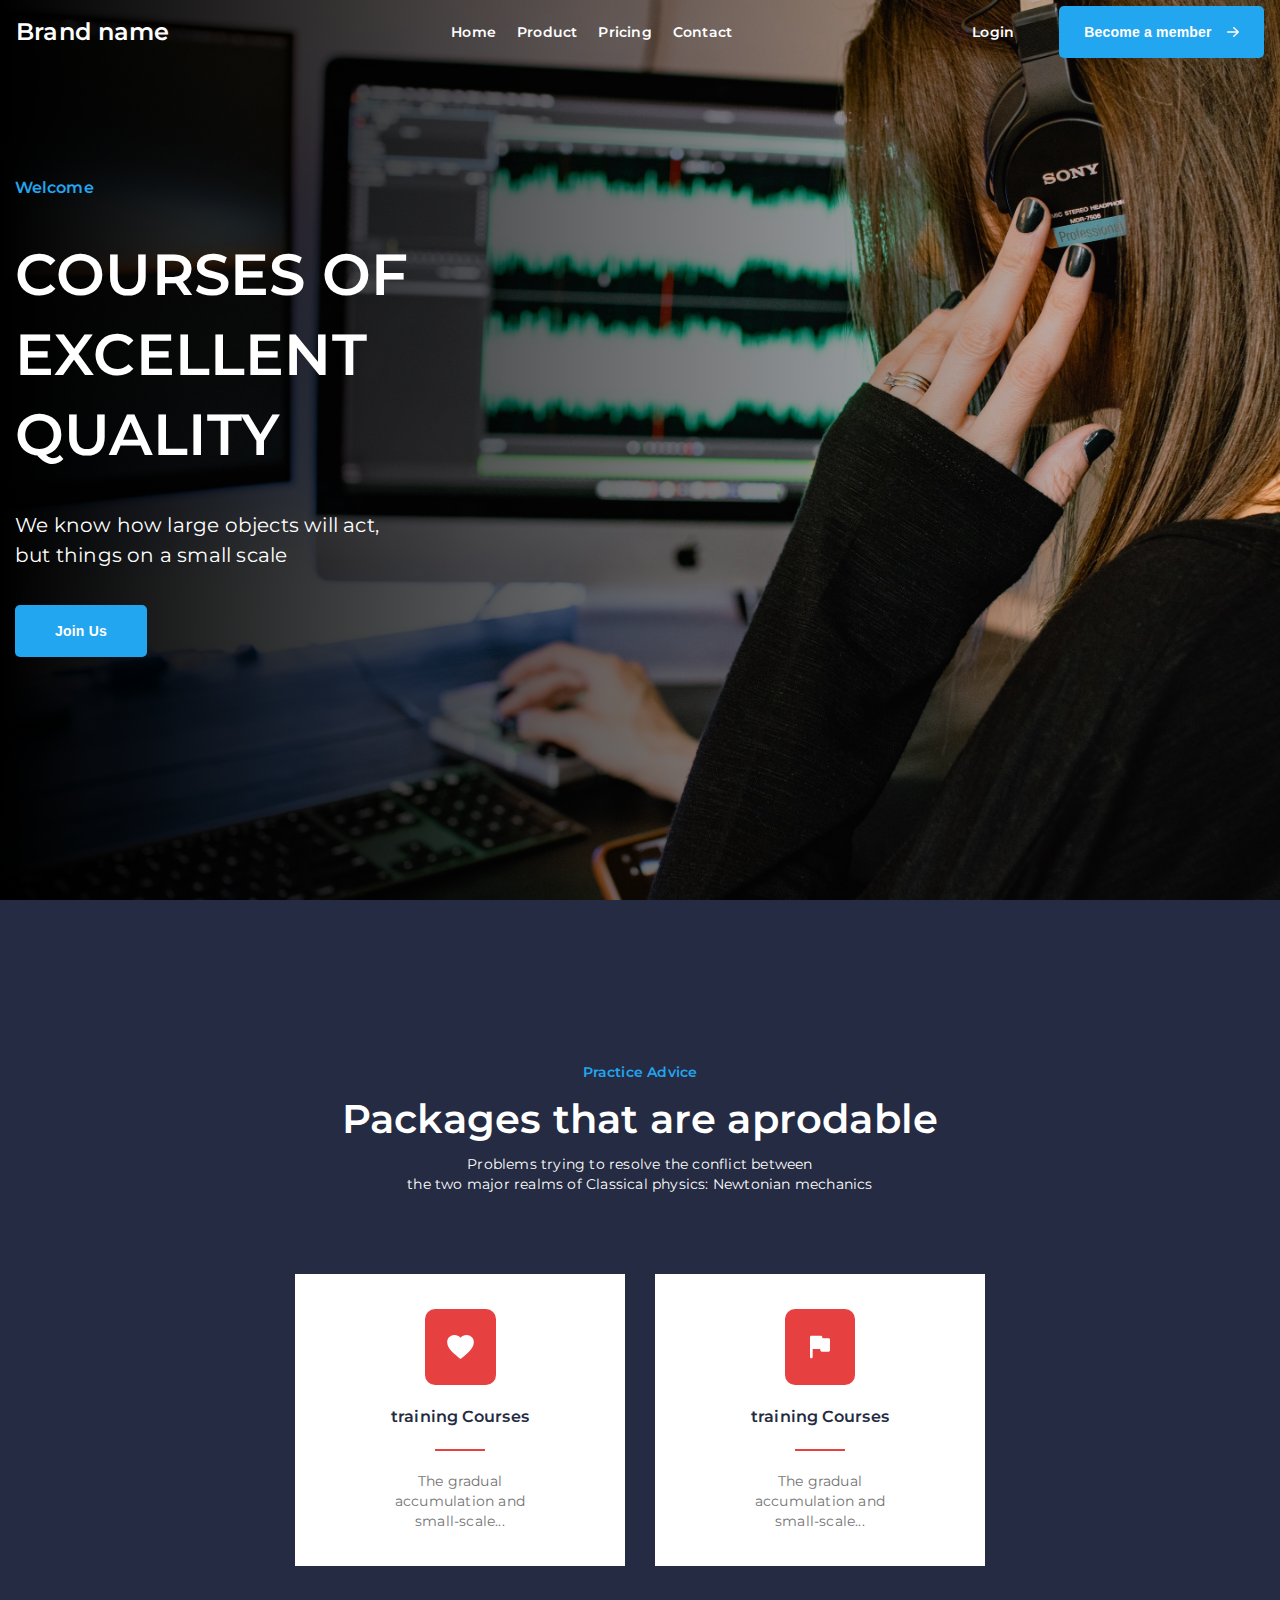
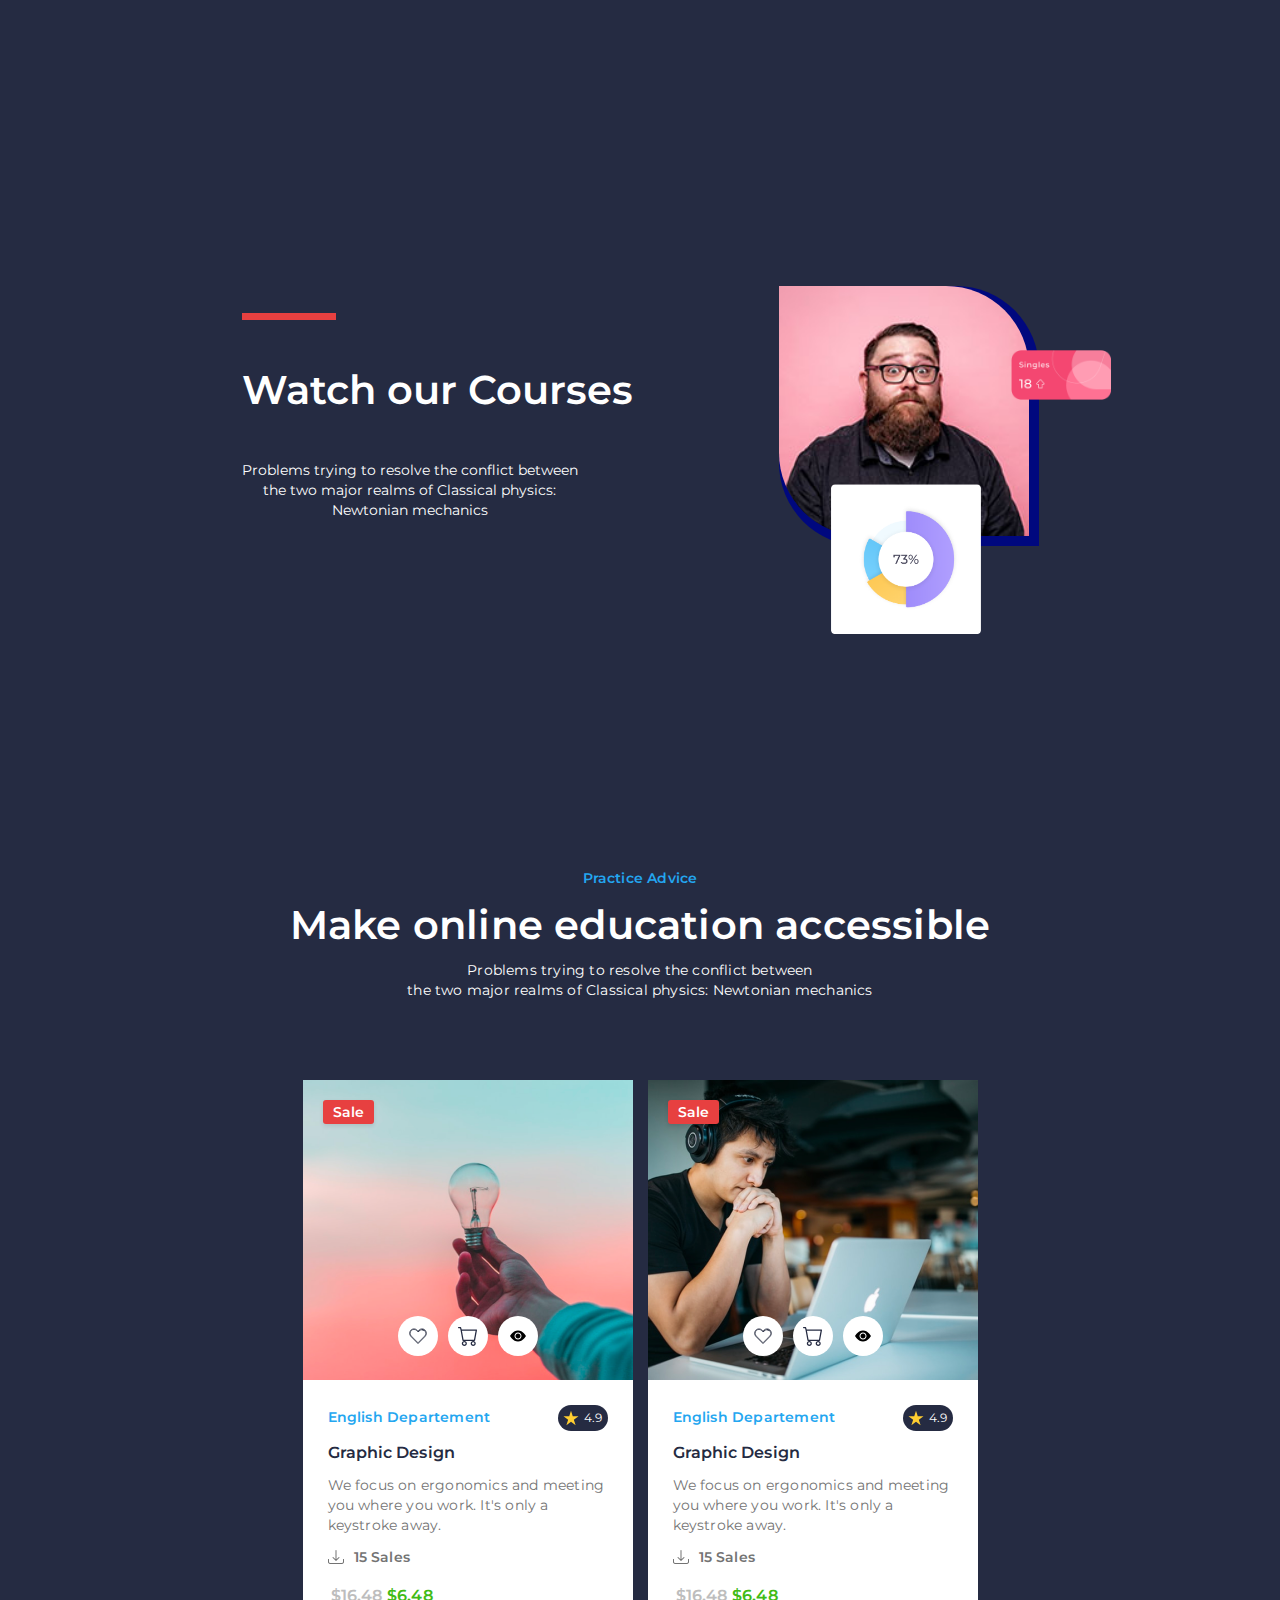
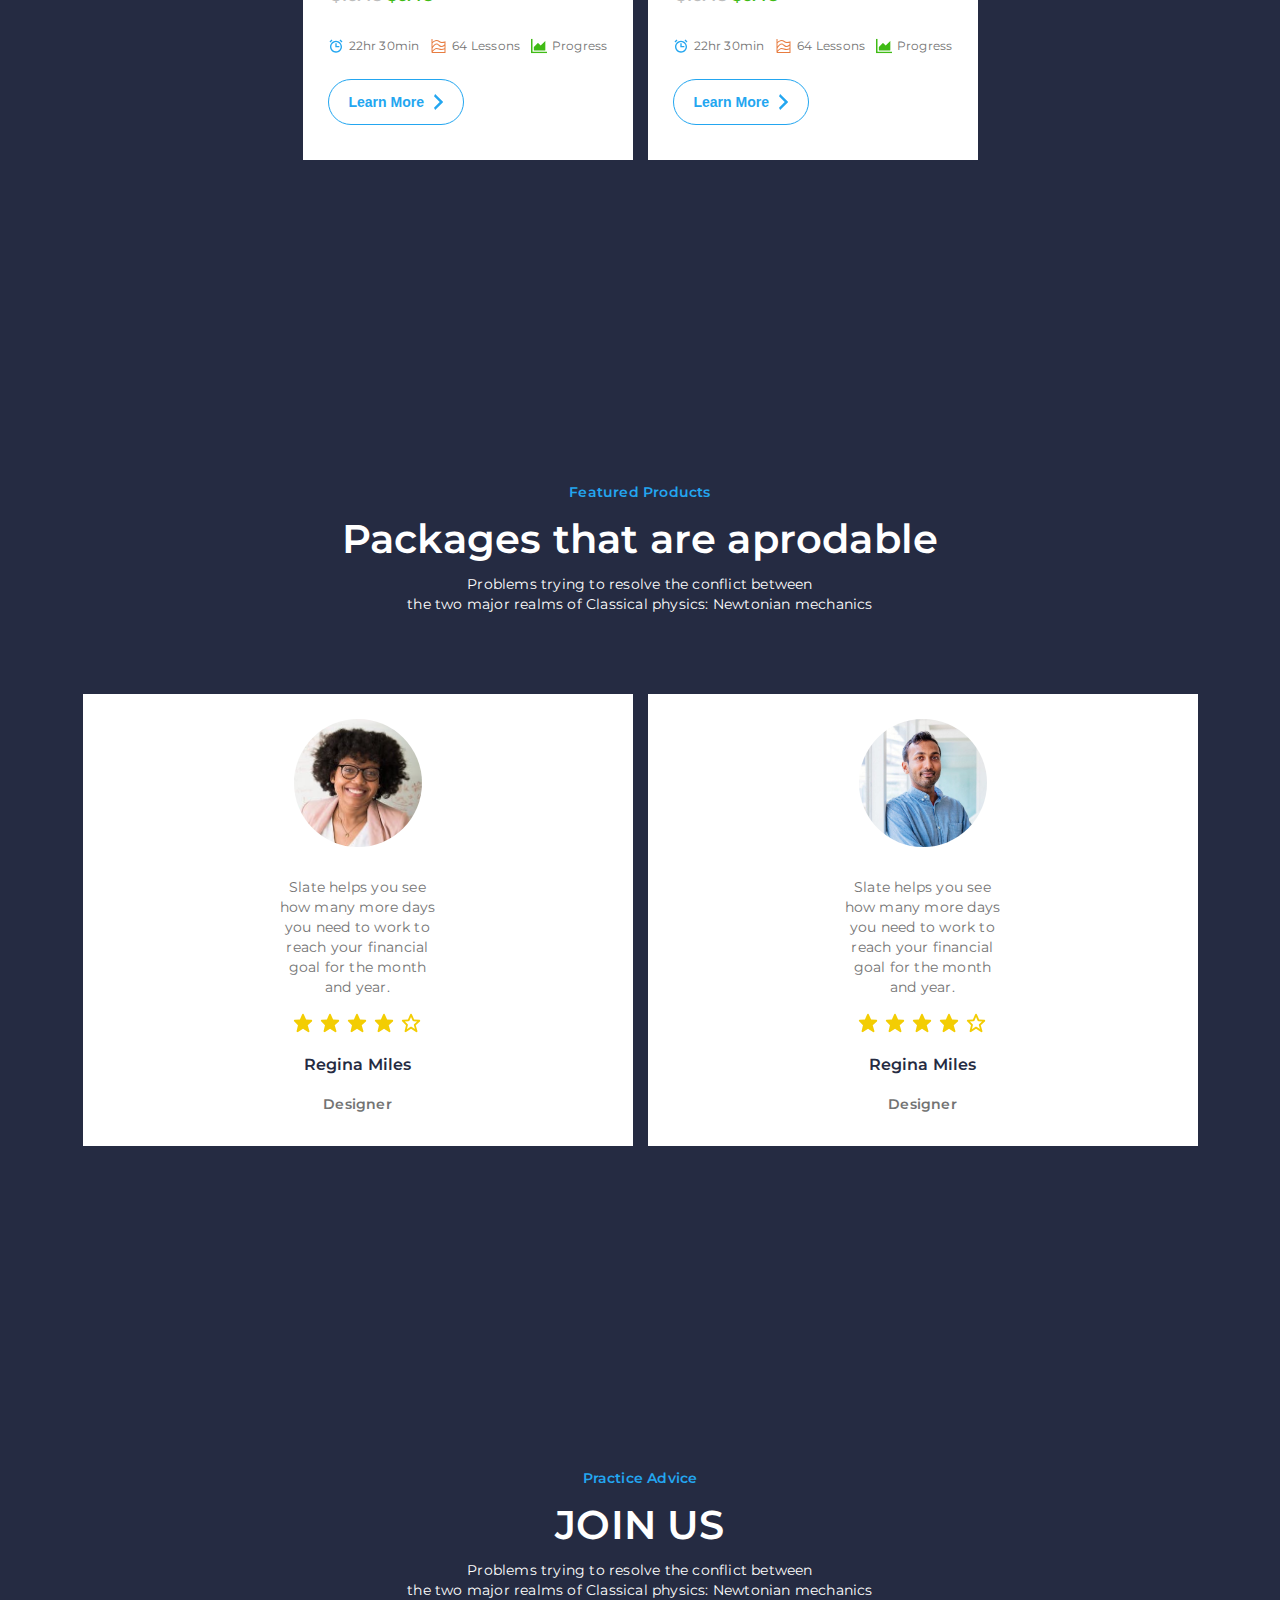
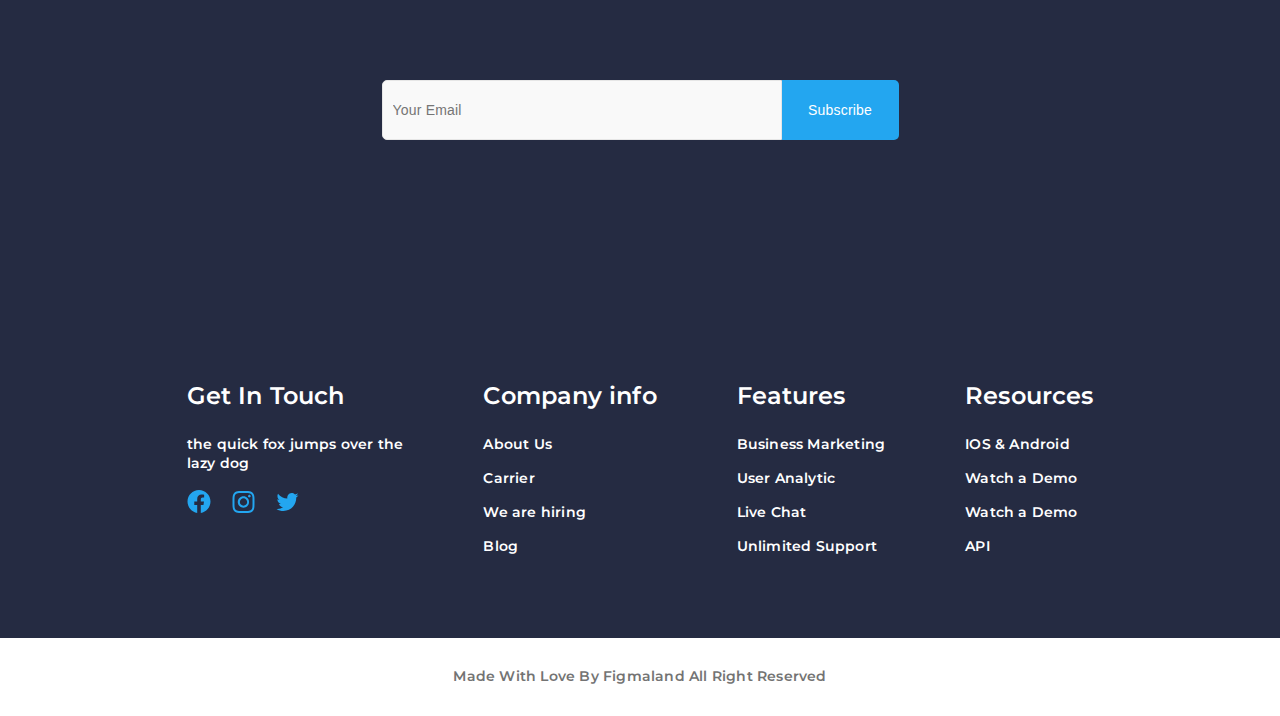
<file: index.html>
<html lang="en">
<head>
    <meta charset="UTF-8">
    <meta name="viewport"
          content="width=device-width, user-scalable=no, initial-scale=1.0, maximum-scale=1.0, minimum-scale=1.0">
    <meta http-equiv="X-UA-Compatible" content="ie=edge">
    <link rel="stylesheet" type="text/css" href="assets/styles/font.css">
    <link rel="stylesheet" type="text/css" href="assets/styles/reset.css">
    <link rel="stylesheet" type="text/css" href="assets/styles/style.css">
    <link rel="stylesheet" type="text/css" href="assets/styles/iphone-xr.css">
    <title>Course success</title>
</head>
<body>
    <div class="about_section">
        <header class="about_section_header section__section-header">
            <h3 class="about_section_header__title">Brand name</h3>
            <nav class="">
                <ul class="menu-list">
                    <li><a>Home</a></li>
                    <li><a>Product</a></li>
                    <li><a>Pricing</a></li>
                    <li><a>Contact</a></li>
                </ul>
            </nav>
            <div class="authorization_section">
                <a>Login</a>
                <button class="authorization_section__button">
                    Become a member
                    <img src="assets/icons/btn_arrow-right.svg" alt=""/>
                </button>
            </div>
        </header>
        <div class="main-info">
            <div class="section-about">
                <h3 class="section-about__tag">Welcome</h3>
                <h1 class="section-about__headline">COURSES OF EXCELLENT QUALITY</h1>
                <h4 class="section-about__sub-headline">We know how large objects will act,<br>
                    but things on a small scale</h4>
                <button class="section-about__button">Join Us</button>
            </div>
        </div>
    </div>
    <div class="training-course-section">
        <div class="section-header section__section-header">
            <span class="section-header__title">Practice Advice</span>
            <span class="section-header__header">Packages that are aprodable</span>
            <span class="section-header__subheader">
                Problems trying to resolve the conflict between<br />
                the two major realms of Classical physics: Newtonian mechanics
            </span>
        </div>

        <div class="training-course-carousel section__course-carousel">
            <div class="course-item">
                <div class="training-course-item__content">
                    <button class="training-course-item__button">
                        <img src="assets/icons/big_like.svg" alt="like">
                    </button>
                    <span class="course-item__subheader">
                        training Courses
                    </span>
                    <div class="rectangle"></div>
                    <p class="training-course-item__description">
                        The gradual<br>
                        accumulation and<br>
                        small-scale...
                    </p>
                </div>
            </div>
            <div class="course-item">
                <div class="training-course-item__content">
                    <button class="training-course-item__button">
                        <img src="assets/icons/flag.svg" alt="like">
                    </button>
                    <span class="course-item__subheader">
                        training Courses
                    </span>
                    <div class="rectangle"></div>
                    <p class="training-course-item__description">
                        The gradual<br>
                        accumulation and<br>
                        small-scale...
                    </p>
                </div>
            </div>
        </div>
    </div>
    <div class="watch-course-section">
        <div class="watch-course-section__description">
            <div class="watch-course-section__rectangle"></div>
            <span class="section-header__header">Watch our Courses</span>
            <span class="section-header__subheader">
                Problems trying to resolve the conflict between <br>
                the two major realms of Classical physics:<br>
                Newtonian mechanics</span>
        </div>
        <div class="watch-course-section__image">
            <div class="men-image">
                <img class="men-image__image" src="assets/images/men/men.png" alt="">
                <img class="men-image__percent" src="assets/images/men/73%20percent.png" alt="">
                <img class="men-image__singles" src="assets/images/men/singles.png" alt="">
            </div>
        </div>
    </div>
    <main class="section">
        <div class="section-header section__section-header">
            <span class="section-header__title">Practice Advice</span>
            <span class="section-header__header">Make online education accessible</span>
            <span class="section-header__subheader">
                Problems trying to resolve the conflict between<br />
                the two major realms of Classical physics: Newtonian mechanics
            </span>
        </div>

        <div class="course-carousel section__course-carousel">
            <div class="course-item">
                <div class="course-item__header">
                    <img class="course-item__image" src="assets/images/course-1.png" />
                    <div class="course-item__sale">Sale</div>
                    <div class="course-item__actions">
                        <div class="icon-button">
                            <img class="icon-button__icon" src="assets/icons/like.svg" />
                        </div>
                        <div class="icon-button">
                            <img class="icon-button__icon" src="assets/icons/cart.svg" />
                        </div>
                        <div class="icon-button">
                            <img class="icon-button__icon" src="assets/icons/view.svg"/>
                        </div>
                    </div>
                </div>
                <div class="course-item__content">
                    <div class="course-item__content-header">
                        <span class="course-item__name">English Departement</span>
                        <div class="rating">4.9</div>
                    </div>
                    <span class="course-item__subheader">
                        Graphic Design
                    </span>
                    <p class="course-item__description">
                        We focus on ergonomics and meeting
                        you where you work. It's only a
                        keystroke away.
                    </p>
                    <div class="course-item__sales">
                        <img src="assets/icons/sales.svg" />
                        <span class="course-item__sales-value">15 Sales</span>
                    </div>
                    <div class="course-item__prices">
                        <span class="course-item__price course-item__price_muted">$16.48</span>
                        <span class="course-item__price">$6.48</span>
                    </div>
                    <div class="course-item__info">
                        <div class="course-item__info-item">
                            <img src="assets/icons/clock.svg" />
                            <span class="course-item__info-title">22hr 30min</span>
                        </div>
                        <div class="course-item__info-item">
                            <img src="assets/icons/lessons.svg" />
                            <span class="course-item__info-title">64 Lessons</span>
                        </div>
                        <div class="course-item__info-item">
                            <img src="assets/icons/progress.svg" />
                            <span class="course-item__info-title">Progress</span>
                        </div>
                    </div>
                    <button class="outline-button course-item__outline-button outline-button_arrow">
                        Learn More
                    </button>
                </div>
            </div>
            <div class="course-item">
                <div class="course-item__header">
                    <img class="course-item__image" src="assets/images/course-2.png" />
                    <div class="course-item__sale">Sale</div>
                    <div class="course-item__actions">
                        <div class="icon-button">
                            <img class="icon-button__icon" src="assets/icons/like.svg" />
                        </div>
                        <div class="icon-button">
                            <img class="icon-button__icon" src="assets/icons/cart.svg" />
                        </div>
                        <div class="icon-button">
                            <img class="icon-button__icon" src="assets/icons/view.svg"/>
                        </div>
                    </div>
                </div>
                <div class="course-item__content">
                    <div class="course-item__content-header">
                        <span class="course-item__name">English Departement</span>
                        <div class="rating">4.9</div>
                    </div>
                    <span class="course-item__subheader">
                        Graphic Design
                    </span>
                    <p class="course-item__description">
                        We focus on ergonomics and meeting
                        you where you work. It's only a
                        keystroke away.
                    </p>
                    <div class="course-item__sales">
                        <img src="assets/icons/sales.svg" />
                        <span class="course-item__sales-value">15 Sales</span>
                    </div>
                    <div class="course-item__prices">
                        <span class="course-item__price course-item__price_muted">$16.48</span>
                        <span class="course-item__price">$6.48</span>
                    </div>
                    <div class="course-item__info">
                        <div class="course-item__info-item">
                            <img src="assets/icons/clock.svg" />
                            <span class="course-item__info-title">22hr 30min</span>
                        </div>
                        <div class="course-item__info-item">
                            <img src="assets/icons/lessons.svg" />
                            <span class="course-item__info-title">64 Lessons</span>
                        </div>
                        <div class="course-item__info-item">
                            <img src="assets/icons/progress.svg" />
                            <span class="course-item__info-title">Progress</span>
                        </div>
                    </div>
                    <button class="outline-button course-item__outline-button outline-button_arrow">
                        Learn More
                    </button>
                </div>
            </div>
        </div>
    </main>
    <div class="featured-products-section">
        <div class="section-header section__section-header">
            <span class="section-header__title">Featured Products</span>
            <span class="section-header__header">Packages that are aprodable</span>
            <span class="section-header__subheader">
                Problems trying to resolve the conflict between<br />
                the two major realms of Classical physics: Newtonian mechanics
            </span>
        </div>

        <div class="featured-products-carousel section__course-carousel">
            <div class="review-item">
                <img class="featured-products__image" src="assets/images/women_featured_products.png" alt="">
                <div class="review-item__content">
                    <p class="training-course-item__description">
                        Slate helps you see<br>
                        how many more days<br>
                        you need to work to<br>
                        reach your financial<br>
                        goal for the month<br>
                        and year.
                    </p>
                    <div class="star-list">
                        <img src="assets/icons/big_star.svg" alt="">
                        <img src="assets/icons/big_star.svg" alt="">
                        <img src="assets/icons/big_star.svg" alt="">
                        <img src="assets/icons/big_star.svg" alt="">
                        <img src="assets/icons/empty_big_star.svg" alt="">
                    </div>
                    <span class="course-item__subheader">Regina Miles</span>
                    <span class="course-item__emp-positon">Designer</span>
                </div>
            </div>
            <div class="review-item">
                <img class="featured-products__image" src="assets/images/men_featured_products.png" alt="">
                <div class="review-item__content">
                    <p class="training-course-item__description">
                        Slate helps you see<br>
                        how many more days<br>
                        you need to work to<br>
                        reach your financial<br>
                        goal for the month<br>
                        and year.
                    </p>
                    <div class="star-list">
                        <img src="assets/icons/big_star.svg" alt="">
                        <img src="assets/icons/big_star.svg" alt="">
                        <img src="assets/icons/big_star.svg" alt="">
                        <img src="assets/icons/big_star.svg" alt="">
                        <img src="assets/icons/empty_big_star.svg" alt="">
                    </div>
                    <span class="course-item__subheader">Regina Miles</span>
                    <span class="course-item__emp-positon">Designer</span>
                </div>
            </div>
        </div>
    </div>
    <div class="feedback-section">
        <div class="section-header section__section-header">
            <span class="section-header__title">Practice Advice</span>
            <span class="section-header__header">JOIN US</span>
            <span class="section-header__subheader">
                Problems trying to resolve the conflict between<br />
                the two major realms of Classical physics: Newtonian mechanics
            </span>
        </div>
        <form method="post">
            <div class="feedback-section__form-email">
                <label for="email">
                    <input type="text" id="email" name="feedback_email" placeholder="Your Email">
                </label>
                <button class="subscribe-button">Subscribe</button>
            </div>
        </form>

    </div>
    <footer>
        <div class="footer__section">
            <span class="footer-title">Get In Touch</span>
            <ul class="footer__resources__list">
                <li><a>the quick fox jumps over the<br>
                    lazy dog</a></li>
            </ul>
            <div class="footer__section__network">
                <a class="contact_image"><img src="assets/icons/network/facebook.svg" alt="facebook"></a>
                <a class="contact_image"><img src="assets/icons/network/instagram.svg" alt="instagram"></a>
                <a class="contact_image"><img src="assets/icons/network/twitter.svg" alt="twitter"></a>
            </div>
        </div>
        <div class="footer__section">
            <span class="footer-title">Company info</span>
            <ul class="footer__resources__list">
                <li><a>About Us</a></li>
                <li><a>Carrier</a></li>
                <li><a>We are hiring</a></li>
                <li><a>Blog</a></li>
            </ul>
        </div>
        <div class="footer__section">
            <span class="footer-title">Features</span>
            <ul class="footer__resources__list">
                <li><a>Business Marketing</a></li>
                <li><a>User Analytic</a></li>
                <li><a>Live Chat</a></li>
                <li><a>Unlimited Support</a></li>
            </ul>
        </div>
        <div class="footer__section">
            <span class="footer-title">Resources</span>
            <ul class="footer__resources__list">
                <li><a>IOS & Android</a></li>
                <li><a>Watch a Demo</a></li>
                <li><a>Watch a Demo</a></li>
                <li><a>API</a></li>
            </ul>
        </div>
    </footer>
    <div class="made-with-section">
        <p class="made-with-section__text">
            Made With Love By Figmaland All Right Reserved
        </p>
    </div>
</body>
</html>
</file>
<file: assets/styles/font.css>
@font-face {
    font-family: Montserrat;
    src: url("../fonts/Montserrat-Regular.ttf");
    font-weight: 400;
    font-style: normal;
}

@font-face {
    font-family: Montserrat;
    src: url("../fonts/Montserrat-SemiBold.ttf");
    font-weight: 700;
    font-style: normal;
}
</file>
<file: assets/styles/style.css>
body {
    font-family: Montserrat, serif;
    background: #252B42;
}

.about_section {
    background: linear-gradient(90deg, #000 0.13%, #000 0.14%, rgba(0, 0, 0, 0.00) 99.56%), url('../images/background.jpg');
    height: 900px;
    width: 100%; /*1920px;*/
    background-size: cover;
    background-repeat: no-repeat;
    background-position: center center;
}

a:hover {

    filter: brightness(75%);
    cursor: pointer;
}

.about_section_header {
    display: flex;
    padding: 3px 0px;
    justify-content: center;
    align-items: center;
    text-align: center;
    gap: 240px;
}

.about_section_header:not(:first-child)  {
    gap: 40px;
}

/*.navigation-section {
    display: flex;
    padding: 3px 0px;
    justify-content: center;
    align-items: center;
    text-align: center;
    gap: 240px;
}*/

.about_section_header__title {
    color: #FFF;
    display: inline-flex;
    padding: 13px 42px 13px 0px;
    align-items: center;

    font-size: 24px;
    font-style: normal;
    font-weight: 700;
    line-height: 32px; /* 133.333% */
    letter-spacing: 0.1px;
}

.menu-list {
    display: flex;
    align-items: center;
    gap: 21px;
}

nav {
    display: inline-flex;
    padding: 3px 0px;
    justify-content: center;
    align-items: center;
    gap: 240px;
}

a {
    color: #FFF;
    text-align: center;

    /* link */
    font-size: 14px;
    font-style: normal;
    font-weight: 700;
    line-height: 24px; /* 171.429% */
    letter-spacing: 0.2px;
}

.authorization_section {
    display: flex;
    align-items: center;
    gap: 45px;
}

.authorization_section__button {
    border-radius: 5px;
    background: #23A6F0;
    display: flex;
    padding: 15px 25px;
    align-items: center;
    gap: 15px;
    border: none;

    color: #FFF;

    font-size: 14px;
    font-style: normal;
    font-weight: 700;
    line-height: 22px; /* 157.143% */
    letter-spacing: 0.2px;
}

/*--------*/

.main-info {
    margin: 0 auto;
    display: flex;
    width: 100%;
    max-width: 1250px;
    padding: 112px 0px;
    flex-direction: column;
    align-items: flex-start;
    gap: 80px;
}

.section-about {
    display: flex;
    width: 599px;
    flex-direction: column;
    align-items: flex-start;
    gap: 35px;
}

.section-about__tag {
    color: #23A6F0;
    font-size: 16px;
    font-style: normal;
    font-weight: 700;
    line-height: 24px; /* 150% */
    letter-spacing: 0.1px;
}

.section-about__headline {
    color: #FFF;
    font-size: 58px;
    font-style: normal;
    font-weight: 700;
    line-height: 80px; /* 137.931% */
    letter-spacing: 0.2px;
}

.section-about__sub-headline {
    color: #FFF;
    font-size: 20px;
    font-style: normal;
    font-weight: 400;
    line-height: 30px; /* 150% */
    letter-spacing: 0.2px;
}

.section-about__button {
    display: flex;
    padding: 15px 40px;
    flex-direction: column;
    align-items: center;
    gap: 10px;
    border-radius: 5px;
    background: #23A6F0;
    border: none;

    color: #FFF;
    font-size: 14px;
    font-style: normal;
    font-weight: 700;
    line-height: 22px; /* 157.143% */
    letter-spacing: 0.2px;
}

/*--------*/

.training-course-section{
    padding: 160px 0px;
    flex-direction: column;
    align-items: center;
    gap: 80px;
}

.rectangle {
    background: #E74040;
    width: 50px;
    height: 2px;
}

.training-course-carousel {
    display: flex;
    flex-direction: row;
    gap: 30px;
    justify-content: center;
}

.training-course-item__button {
    border-radius: 10px;
    background: #E74040;
    padding: 22px 19px;
    align-items: flex-start;
    gap: 10px;
    border: none;
}

.training-course-item__content {
    display: flex;
    padding: 35px 40px;
    flex-direction: column;
    align-items: center;
    gap: 20px;
    align-self: stretch;
    background: #FFF;
}

.training-course-item__description {
    color: #737373;
    text-align: center;
    font-size: 14px;
    font-style: normal;
    font-weight: 400;
    line-height: 20px; /* 142.857% */
    letter-spacing: 0.2px;
}

/*--------*/

.watch-course-section {
    padding: 160px 0px;
    align-items: center;
    display: flex;
    flex-direction: row;
    justify-content: center;
    gap: 30px;
}

.watch-course-section__description {
    display: flex;
    width: 507px;
    flex-direction: column;
    align-items: flex-start;
    gap: 35px;
}

.watch-course-section__rectangle {
    background: #E74040;
    width: 94px;
    height: 7px;
}

.men-image__image {
    width: 250px;
    height: 250px;
    border-radius: 0px 83.115px;
   /* background: url(<path-to-image>), lightgray 50% / cover no-repeat;*/
}

.men-image {
    width: 260px;
    height: 260px;
    flex-shrink: 0;
    border-radius: 0px 83.115px;
    background: #00087E;
}

.men-image__percent {
    width: 150px;
    height: 150px;
    position: relative;
    bottom: 20%;
    left: 20%;
}

.men-image__singles {
    width: 100px;
    height: 50px;
    flex-shrink: 0;
    position: relative;
    bottom: 110%;
    left: 30%;
}

/*--------*/

.featured-products-section {
    padding: 160px 0px;
    flex-direction: column;
    align-items: center;
    gap: 80px;
}

.featured-products-carousel {
    display: flex;
    flex-direction: row;
    gap: 15px;
    justify-content: center;
}

.featured-products__image {
    width: 128px;
    height: 128px;
    border-radius: 100px;
}

.review-item {
    display: flex;
    width: 500px;
    padding: 25px 25px 0px 25px;
    flex-direction: column;
    align-items: center;
    align-self: stretch;
    background: #FFF;
}

.review-item__content {
    display: flex;
    padding: 30px;
    flex-direction: column;
    align-items: center;
    gap: 15px;
    align-self: stretch;
}

.course-item__emp-positon {
    color: #737373;
    text-align: center;
    font-size: 14px;
    font-style: normal;
    font-weight: 700;
    line-height: 24px; /* 171.429% */
    letter-spacing: 0.2px;
}

/*--------*/

.feedback-section {
    display: flex;
    width: 100%;
    padding: 160px 0px;
    flex-direction: column;
    align-items: center;
    justify-content: center;
    gap: 80px;
    flex-shrink: 0;
}

.feedback-section__form-email {
    display: flex;
    flex-direction: row;
}

#email {
    display: flex;
    width: 400px;
    height: 60px;
    /*padding: 15px 591px 15px 20px;*/
    align-items: center;
    padding: 10px;

    color: #737373;
    font-size: 14px;
    font-style: normal;
    font-weight: 400;
    line-height: 28px; /* 200% */
    letter-spacing: 0.2px;

    border-radius: 5px 0px 0px 5px;
    border: 1px solid #E6E6E6;
    outline: none;
    background: #F9F9F9;
}

.subscribe-button {
    display: flex;
    width: 117px;
    height: 60px;
    padding: 15px 22.5px;
    justify-content: center;
    align-items: center;

    border-radius: 0px 5px 5px 0px;
    border: 1px solid #E6E6E6;
    background: #23A6F0;
    border: none;

    color: #FFF;
    text-align: center;
    font-size: 14px;
    font-style: normal;
    font-weight: 400;
    line-height: 28px; /* 200% */
    letter-spacing: 0.2px;
}

.form {
    display: flex;
    flex-direction: row;
}

/*--------*/

footer {
    display: flex;
    width: 100%;
    padding: 80px 0px;
    justify-content: center;
    gap: 80px;
    flex-wrap: wrap;
}

.footer__resources__list {
    display: flex;
    flex-direction: column;
    align-items: flex-start;
    gap: 10px;
}

.footer__section {
    display: flex;
    flex-direction: column;
    align-items: flex-start;
    gap: 20px;
}

.footer-title {
    color: #FFF;

    font-size: 24px;
    font-style: normal;
    font-weight: 700;
    line-height: 32px; /* 133.333% */
    letter-spacing: 0.1px;
}

.footer__section__network {
    display: flex;
    justify-content: center;
    align-items: center;
    gap: 20px;
}

.contact_image:hover {
    filter: brightness(85%);
}

/*--------*/

.section {
    background-color: #252B42;
    padding: 160px 0;
}

.section-header {
    align-items: center;
    display: flex;
    flex-direction: column;
    /*width: 691px;*/
    letter-spacing: 0.2px;
}

.section__section-header {
    margin: auto;
}

.section-header__title {
    color: #23A6F0;
    font-weight: 700;
    font-size: 14px;
    line-height: 24px;
}

.section-header__header {
    color: white;
    font-size: 40px;
    font-weight: 700;
    line-height: 50px;
    margin: 10px 0;
}

.section-header__subheader {
    color: white;
    font-size: 14px;
    line-height: 20px;
    text-align: center;
}

.section__course-carousel {
    margin-top: 80px;
}

.course-carousel {
    display: flex;
    flex-direction: row;
    gap: 15px;
    justify-content: center;
}


/*----course-item----*/
.course-item {
    width: 330px;
}

.course-item__header {
    position: relative;
}

.course-item__image {
    width: 330px;
    height: 300px;
    object-fit: cover;
}

.course-item__sale {
    background-color: #E74040;
    border-radius: 3px;
    box-shadow: 0px 2px 4px 0px rgba(0, 0, 0, 0.10);
    color: white;
    display: inline-block;
    font-size: 14px;
    font-weight: 700;
    line-height: 24px;
    letter-spacing: 0.2px;
    padding: 0 10px;
    position: absolute;
    top: 20px;
    left: 20px;
}

.course-item__actions {
    bottom: 24px;
    display: flex;
    flex-direction: row;
    gap: 10px;
    justify-content: center;
    position: absolute;
    width: 100%;
}

.course-item__content {
    background-color: white;
    display: flex;
    flex-direction: column;
    gap: 10px;
    padding: 25px 25px 35px 25px;
}

.course-item__content-header {
    display: flex;
    flex-direction: row;
    justify-content: space-between;
}

.course-item__name {
    color: #23A6F0;
    font-size: 14px;
    line-height: 24px;
    font-weight: 700;
    letter-spacing: 0.2px;
}

.course-item__subheader {
    color: #252B42;
    font-size: 16px;
    font-weight: 700;
    letter-spacing: 0.1px;
    line-height: 24px;
}

.course-item__description {
    color: #737373;
    font-size: 14px;
    line-height: 20px;
    letter-spacing: 0.2px;
}

.course-item__sales {
    align-items: center;
    display: flex;
    gap: 10px;
}

.course-item__sales-value {
    color: #737373;
    font-size: 14px;
    font-weight: 700;
    line-height: 24px;
    letter-spacing: 0.2px;
}

.course-item__prices {
    display: flex;
    gap: 5px;
    padding: 5px 3px;
}

.course-item__price {
    color: #40BB15;
    font-size: 16px;
    font-weight: 700;
    line-height: 24px;
    letter-spacing: 0.1px;
}

.course-item__price_muted {
    color: #BDBDBD;
}

.course-item__info {
    display: flex;
    justify-content: space-between;
    padding: 15px 0;
}

.course-item__info-item {
    align-items: center;
    display: flex;
    gap: 5px;
}

.course-item__info-title {
    color: #737373;
    font-size: 12px;
    letter-spacing: 0.2px;
    line-height: 16px;
}

.course-item__outline-button {
    align-self: flex-start;
}
/*--------*/

/*----outline-button----*/
.outline-button {
    align-items: center;
    background-color: white;
    border: 1px solid #23A6F0;
    border-radius: 37px;
    color: #23A6F0;
    display: flex;
    font-size: 14px;
    font-weight: 700;
    gap: 10px;
    line-height: 24px;
    padding: 10px 20px;
}

.outline-button_arrow:after {
    background-image: url('../icons/arrow-right.svg');
    content: '';
    display: inline-block;
    height: 16px;
    width: 9px;
}
/*--------*/

/*----rating----*/
.rating {
    align-items: center;
    background-color: #252B42;
    border-radius: 20px;
    color: white;
    display: flex;
    font-size: 12px;
    letter-spacing: 0.2px;
    line-height: 16px;
    padding: 5px;
}

.rating:before {
    background-image: url('../icons/star.svg');
    content: '';
    height: 16px;
    margin-right: 5px;
    width: 16px;
}
/*--------*/


/*----icon-button----*/
.icon-button {
    align-items: center;
    background-color: white;
    border-radius: 50%;
    cursor: pointer;
    display: flex;
    height: 40px;
    justify-content: center;
    transition: background-color 100ms ease-in;
    width: 40px;
}

.icon-button:hover {
    background-color: #e7e7e7;
}

button:hover {
    filter: brightness(85%);
}
/*--------*/

.made-with-section {
    align-items: center;
    align-self: stretch;
    background: #ffffff;
    display: flex;
    justify-content: center;
    height: 76px;
    padding: 0px 195px 2px 195px;
    text-align: center;

    color: #737373;
    font-size: 14px;
    font-style: normal;
    font-weight: 700;
    line-height: 24px;
    letter-spacing: 0.2px;
}

.made-with-section__text {
    padding: 25px 0;
}
</file>
<file: assets/styles/iphone-xr.css>
@media screen and (max-width: 540px) {

    .about_section_header {
        gap: 20px;
        flex-direction: column;
        flex-wrap: wrap;
    }

    a {
        font-size: 18px;
    }

    .authorization_section {
        gap: 35px;
    }

    .about_section_header__title {
        padding: 0;
        padding-top: 10px;
        padding-bottom: 10px;
        font-size: 35px;
    }

    .section-about__sub-headline {
        text-align: center;
    }

    .section-about {
        width: 100%;
        align-items: center;
    }

    .section-about__headline {
        font-size: 54px;
        text-align: center;
    }

    .watch-course-section {
        flex-direction: column;
        justify-content: center;
    }

    .watch-course-section__description {
        width: 300px;
    }

    .men-image {
        width: 210px;
        height: 210px;

    }

    .men-image__image {
        width: 200px;
        height: 200px;
    }

    .men-image__percent {
        width: 130px;
        height: 130px;
    }

    .men-image__singles {
        width: 70px;
        height: 30px;
    }

    .section {
        padding: 100px 10px;
    }

    .section-header__header {
        text-align: center;
        font-size: 30px;
        line-height: 40px;
    }

    .course-carousel {
        flex-direction: column;
        align-items: center;
    }

    .section__course-carousel {
        flex-direction: column;
        align-items: center;
    }

    .review-item {
        width: 320px;
        flex-direction: row;
        margin: auto;
    }

    .training-course-item__description {
        font-size: 12px;
    }

    .feedback-section__form-email {
        flex-direction: column;
        align-items: center;
        gap: 20px;
    }

    #email {
        width: 325px;
        border-radius: 5px;
    }

    .subscribe-button {
        border-radius: 5px;
    }

    footer {
        flex-direction: column;
        gap: 30px;
        padding-bottom: 50px;
        align-items: center;
    }

    .footer__section {
        align-items: center;
    }

    .footer__resources__list {
        display: none;
        position: relative;
        background-color: #252B42;
        padding: 10px;
        list-style: none;
        border: none;
    }

    .footer__section:hover .footer__resources__list {
        display: flex;
        align-items: center;
        text-align: center;
        gap: 15px;
    }

    .made-with-section {
        padding: 0px 95px 2px 95px;
    }
}
</file>
